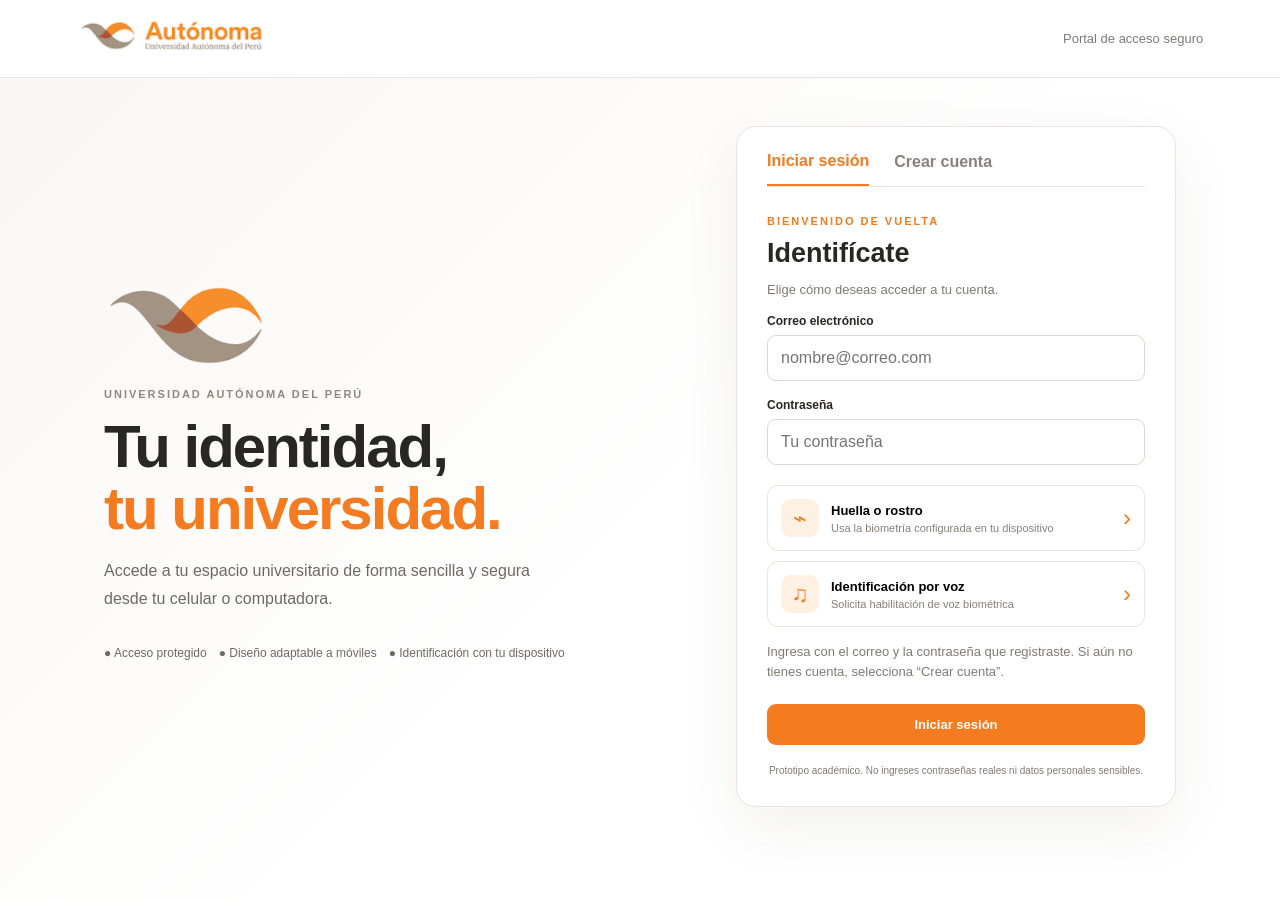
<file: index.html>
<!DOCTYPE html>
<html lang="es">
<head>
  <meta charset="UTF-8"><meta name="viewport" content="width=device-width, initial-scale=1">
  <meta name="theme-color" content="#f47b20">
  <title>Acceso | Universidad Autónoma del Perú</title>
  <link rel="stylesheet" href="styles.css">
</head>
<body class="auth-body">
  <header class="auth-top"><a href="index.html"><img src="assets/logo-autonoma.png" alt="Universidad Autónoma del Perú"></a><span>Portal de acceso seguro</span></header>
  <main class="auth-wrap">
    <section class="brand-panel">
      <img class="symbol" src="assets/logo-simbolo.png" alt="">
      <p class="eyebrow">UNIVERSIDAD AUTÓNOMA DEL PERÚ</p>
      <h1>Tu identidad,<br><em>tu universidad.</em></h1>
      <p>Accede a tu espacio universitario de forma sencilla y segura desde tu celular o computadora.</p>
      <div class="trust-points"><span>● Acceso protegido</span><span>● Diseño adaptable a móviles</span><span>● Identificación con tu dispositivo</span></div>
    </section>
    <section class="auth-card">
      <div class="tabs"><button class="tab active" data-tab="login">Iniciar sesión</button><button class="tab" data-tab="register">Crear cuenta</button></div>
      <div id="login-panel">
        <p class="eyebrow orange">BIENVENIDO DE VUELTA</p><h2>Identifícate</h2><p class="muted">Elige cómo deseas acceder a tu cuenta.</p>
        <label class="field-label" for="login-email">Correo electrónico</label><input id="login-email" type="email" placeholder="nombre@correo.com" autocomplete="username">
        <label class="field-label" for="login-password">Contraseña</label><input id="login-password" type="password" placeholder="Tu contraseña" autocomplete="current-password">
        <div class="method-list">
          <button class="method" id="passkey-login"><span class="method-icon">⌁</span><span><b>Huella o rostro</b><small>Usa la biometría configurada en tu dispositivo</small></span><span class="arrow">›</span></button>
          <button class="method" id="voice-login"><span class="method-icon">♫</span><span><b>Identificación por voz</b><small>Solicita habilitación de voz biométrica</small></span><span class="arrow">›</span></button>
        </div>
        <p class="hint" id="login-status" aria-live="polite">Ingresa con el correo y la contraseña que registraste. Si aún no tienes cuenta, selecciona “Crear cuenta”.</p>
        <button class="primary full" id="demo-login">Iniciar sesión</button>
      </div>
      <div id="register-panel" hidden>
        <p class="eyebrow orange">NUEVO USUARIO</p><h2>Crea tu cuenta</h2><p class="muted">Completa tus datos y registra un método seguro.</p>
        <label class="field-label" for="full-name">Nombres y apellidos</label><input id="full-name" placeholder="Como aparece en tu documento" autocomplete="name">
        <label class="field-label" for="reg-email">Correo electrónico</label><input id="reg-email" type="email" placeholder="nombre@correo.com" autocomplete="email">
        <label class="field-label" for="reg-password">Crea una contraseña</label><input id="reg-password" type="password" placeholder="Mínimo 8 caracteres" autocomplete="new-password">
        <div class="enroll-title">Registra tu identificación</div>
        <button class="method" id="passkey-register"><span class="method-icon">⌁</span><span><b>Huella o reconocimiento facial</b><small>El móvil mostrará el método compatible</small></span><span class="arrow">›</span></button>
        <button class="method" id="voice-enroll"><span class="method-icon">♫</span><span><b>Registrar muestra de voz</b><small>Graba una frase para la futura integración biométrica</small></span><span class="arrow">›</span></button>
        <p class="hint" id="register-status" aria-live="polite">La huella o el rostro se procesan en el dispositivo; este sitio no recibe la imagen de tu rostro ni tu huella.</p>
        <button class="primary full" id="create-account">Crear cuenta de demostración</button>
      </div>
      <p class="legal">Prototipo académico. No ingreses contraseñas reales ni datos personales sensibles.</p>
    </section>
  </main>
  <script src="app.js"></script>
</body></html>
</file>
<file: styles.css>
:root{--orange:#f47b20;--orange2:#ff963b;--ink:#292725;--gray:#91877e;--cream:#f8f6f3;--line:#e9e4de}*{box-sizing:border-box}body{margin:0;font-family:Arial,Helvetica,sans-serif;color:var(--ink);background:#fff}a{color:inherit;text-decoration:none}button,input{font:inherit}.auth-body{background:linear-gradient(135deg,#f8f6f3,#fff 55%);min-height:100vh}.auth-top{height:78px;padding:16px 6%;display:flex;align-items:center;justify-content:space-between;border-bottom:1px solid var(--line);background:#fff}.auth-top img{width:190px;max-height:48px;object-fit:contain;object-position:left center}.auth-top span,.muted,.hint,.legal{color:#817a73;font-size:13px}.auth-wrap{max-width:1120px;margin:48px auto;padding:0 24px;display:grid;grid-template-columns:1fr 440px;gap:75px;align-items:center}.brand-panel{padding:30px 0}.symbol{width:160px;height:100px;object-fit:contain;object-position:left center}.eyebrow{font-size:11px;letter-spacing:2px;font-weight:800;color:#91877e}.orange{color:var(--orange)}h1{font-size:clamp(38px,5vw,60px);line-height:1.04;letter-spacing:-2px;margin:16px 0}h1 em{color:var(--orange);font-style:normal}.brand-panel>p:not(.eyebrow){max-width:440px;color:#6f6963;line-height:1.8}.trust-points{display:flex;flex-wrap:wrap;gap:12px;margin-top:32px;color:#706960;font-size:12px}.auth-card{background:#fff;border:1px solid var(--line);border-radius:20px;padding:30px;box-shadow:0 20px 60px #44321b12}.tabs{display:flex;border-bottom:1px solid var(--line);gap:25px;margin:-5px 0 28px}.tab{background:none;border:0;padding:0 0 14px;color:#89827a;cursor:pointer;font-weight:700}.tab.active{color:var(--orange);border-bottom:2px solid var(--orange)}h2{font-size:27px;margin:8px 0}.field-label{display:block;font-size:12px;font-weight:700;margin:17px 0 7px}.auth-card input{width:100%;border:1px solid #ddd7d0;border-radius:9px;padding:13px;outline:none}.auth-card input:focus{border-color:var(--orange);box-shadow:0 0 0 3px #f47b2018}.method-list{display:grid;gap:10px;margin-top:20px}.method{width:100%;display:flex;align-items:center;text-align:left;gap:12px;padding:13px;border:1px solid var(--line);border-radius:11px;background:#fff;cursor:pointer}.method:hover{border-color:var(--orange);background:#fffaf6}.method-icon{width:38px;height:38px;display:grid;place-items:center;border-radius:10px;background:#fff0e4;color:var(--orange);font-size:23px}.method b,.method small{display:block}.method b{font-size:13px}.method small{font-size:11px;color:#888078;margin-top:4px}.arrow{margin-left:auto;color:var(--orange);font-size:24px}.hint{line-height:1.5;margin:15px 0}.enroll-title{font-size:13px;font-weight:800;margin:22px 0 10px}.primary,.outline{display:inline-flex;align-items:center;justify-content:center;border:0;border-radius:9px;padding:13px 19px;font-weight:800;font-size:13px;cursor:pointer}.primary{background:var(--orange);color:#fff}.primary:hover{background:#df6814}.full{width:100%;margin-top:8px}.outline{border:1px solid #fff8;background:#ffffff16;color:#fff}.legal{font-size:10px;text-align:center;margin:20px 0 0}.site-header{height:82px;display:flex;align-items:center;justify-content:space-between;padding:0 6%;border-bottom:1px solid var(--line);background:#fff;position:sticky;top:0;z-index:4}.site-header img{width:185px;max-height:48px;object-fit:contain;object-position:left center}.site-header nav{display:flex;gap:32px;font-size:13px;font-weight:700;color:#6f6963}.site-header nav a.current,.site-header nav a:hover{color:var(--orange)}.logout{font-size:12px;color:#827a72;border:1px solid var(--line);border-radius:30px;padding:10px 15px}.hero{padding:85px 9%;min-height:480px;display:grid;grid-template-columns:1.1fr .9fr;align-items:center;background:linear-gradient(115deg,#292725 0%,#39332e 63%,#5b4433 100%);color:white;overflow:hidden}.hero .eyebrow{color:#ffb174}.hero h1{font-size:clamp(42px,5.5vw,68px)}.hero-copy>p{max-width:490px;color:#e1d9d2;line-height:1.8}.hero-actions{display:flex;gap:12px;margin-top:28px}.hero-art{min-height:300px;display:grid;place-items:center;position:relative}.sun{position:absolute;width:290px;height:290px;border-radius:50%;background:linear-gradient(135deg,#ff9b3d,#e86c18);right:12%;top:0;opacity:.95}.art-card{z-index:1;background:#f8f6f3;color:var(--ink);width:230px;height:260px;border-radius:18px;padding:25px;box-shadow:0 25px 60px #0005;transform:rotate(5deg);display:flex;flex-direction:column;justify-content:space-between}.art-card span{font-size:42px;font-weight:900;color:var(--orange)}.art-card b{font-size:28px;line-height:1.1}.art-card small{color:#857b72}.stats{display:grid;grid-template-columns:repeat(4,1fr);padding:30px 8%;gap:20px;background:#fff;border-bottom:1px solid var(--line)}.stats article{display:flex;flex-direction:column;gap:7px}.stats b{font-size:31px;color:var(--orange)}.stats span{font-size:12px;color:#777068}.section{padding:70px 8%}.section-head{display:flex;justify-content:space-between;align-items:end;margin-bottom:25px}.section h2,.page-main h1{font-size:38px;letter-spacing:-1px}.section-head>a{font-size:12px;color:var(--orange);font-weight:700}.feature-grid{display:grid;grid-template-columns:repeat(3,1fr);gap:18px}.feature{border:1px solid var(--line);border-radius:15px;padding:25px}.feature-icon{width:42px;height:42px;border-radius:12px;background:#fff0e4;color:var(--orange);display:grid;place-items:center;font-size:23px}.feature h3{margin:18px 0 8px}.feature p,.career li,.benefit-list p,.modalities p{font-size:13px;color:#777068;line-height:1.7}.page-main{max-width:1100px;margin:65px auto;padding:0 24px 50px}.lead{color:#746d66;max-width:650px;line-height:1.8;margin-bottom:35px}.career-grid{display:grid;grid-template-columns:repeat(2,1fr);gap:16px}.career{border:1px solid var(--line);border-radius:15px;padding:24px;position:relative}.career>span{color:var(--orange);font-weight:900;font-size:12px}.career h2{font-size:21px}.career ul{padding-left:19px;margin-bottom:0}.career li{margin:5px 0}.career.wide{grid-column:1/-1}.two-col{columns:2}.source-note{font-size:11px;color:#8c847c;margin:24px 0}.benefit-list{display:grid;gap:12px}.benefit-list article{display:flex;gap:25px;align-items:center;border:1px solid var(--line);padding:20px;border-radius:13px}.benefit-list article>b{font-size:28px;color:var(--orange);min-width:75px}.benefit-list h2{font-size:18px;margin:0}.benefit-list p{margin:6px 0 0}.modalities{background:var(--cream);padding:25px;border-radius:16px;margin-top:30px}.modalities>div{display:grid;grid-template-columns:repeat(3,1fr);gap:14px}.modalities article{background:white;border-radius:12px;padding:18px}.modalities h3{margin:0;color:var(--orange)}footer{padding:25px 6%;border-top:1px solid var(--line);color:#898078;font-size:11px}footer a{color:var(--orange)}[hidden]{display:none!important}@media(max-width:800px){.auth-wrap{grid-template-columns:1fr;gap:20px;margin:20px auto}.brand-panel{padding:10px 0}.brand-panel h1{font-size:43px}.symbol{width:120px;height:75px}.auth-card{padding:23px}.site-header{padding:0 4%;height:auto;min-height:72px;flex-wrap:wrap;gap:10px}.site-header img{width:145px}.site-header nav{order:3;width:100%;justify-content:center;padding:12px 0;border-top:1px solid var(--line);gap:25px}.logout{font-size:11px}.hero{padding:55px 7%;grid-template-columns:1fr}.hero-art{min-height:270px}.stats{grid-template-columns:repeat(2,1fr)}.feature-grid,.modalities>div{grid-template-columns:1fr}.section-head{display:block}.career-grid{grid-template-columns:1fr}.career.wide{grid-column:auto}.two-col{columns:1}.page-main{margin:40px auto}.page-main h1{font-size:35px}}@media(max-width:400px){.auth-top{padding:12px 5%}.auth-top img{width:155px}.auth-top span{font-size:10px}.hero-actions{flex-direction:column;align-items:stretch}.benefit-list article{gap:12px}.benefit-list article>b{min-width:55px;font-size:22px}}
/* Galería visual de carreras: añadida sin quitar los bloques originales */
.career-gallery{margin-top:58px}
.career-image-grid{display:grid;grid-template-columns:repeat(3,minmax(0,1fr));gap:16px}
.career-image-card{overflow:hidden;border:1px solid var(--line);border-radius:14px;background:#fff;box-shadow:0 8px 24px #2927250a}
.career-image-card img{display:block;width:100%;height:155px;object-fit:cover;background:#eee}
.career-image-card>div{padding:14px 16px}
.career-image-card small{font-size:10px;color:var(--orange);font-weight:800;text-transform:uppercase;letter-spacing:.5px}
.career-image-card h3{font-size:15px;margin:7px 0 2px;line-height:1.35}
@media(max-width:800px){.career-image-grid{grid-template-columns:repeat(2,minmax(0,1fr))}}
@media(max-width:480px){.career-image-grid{grid-template-columns:1fr}.career-image-card img{height:185px}}
</file>
